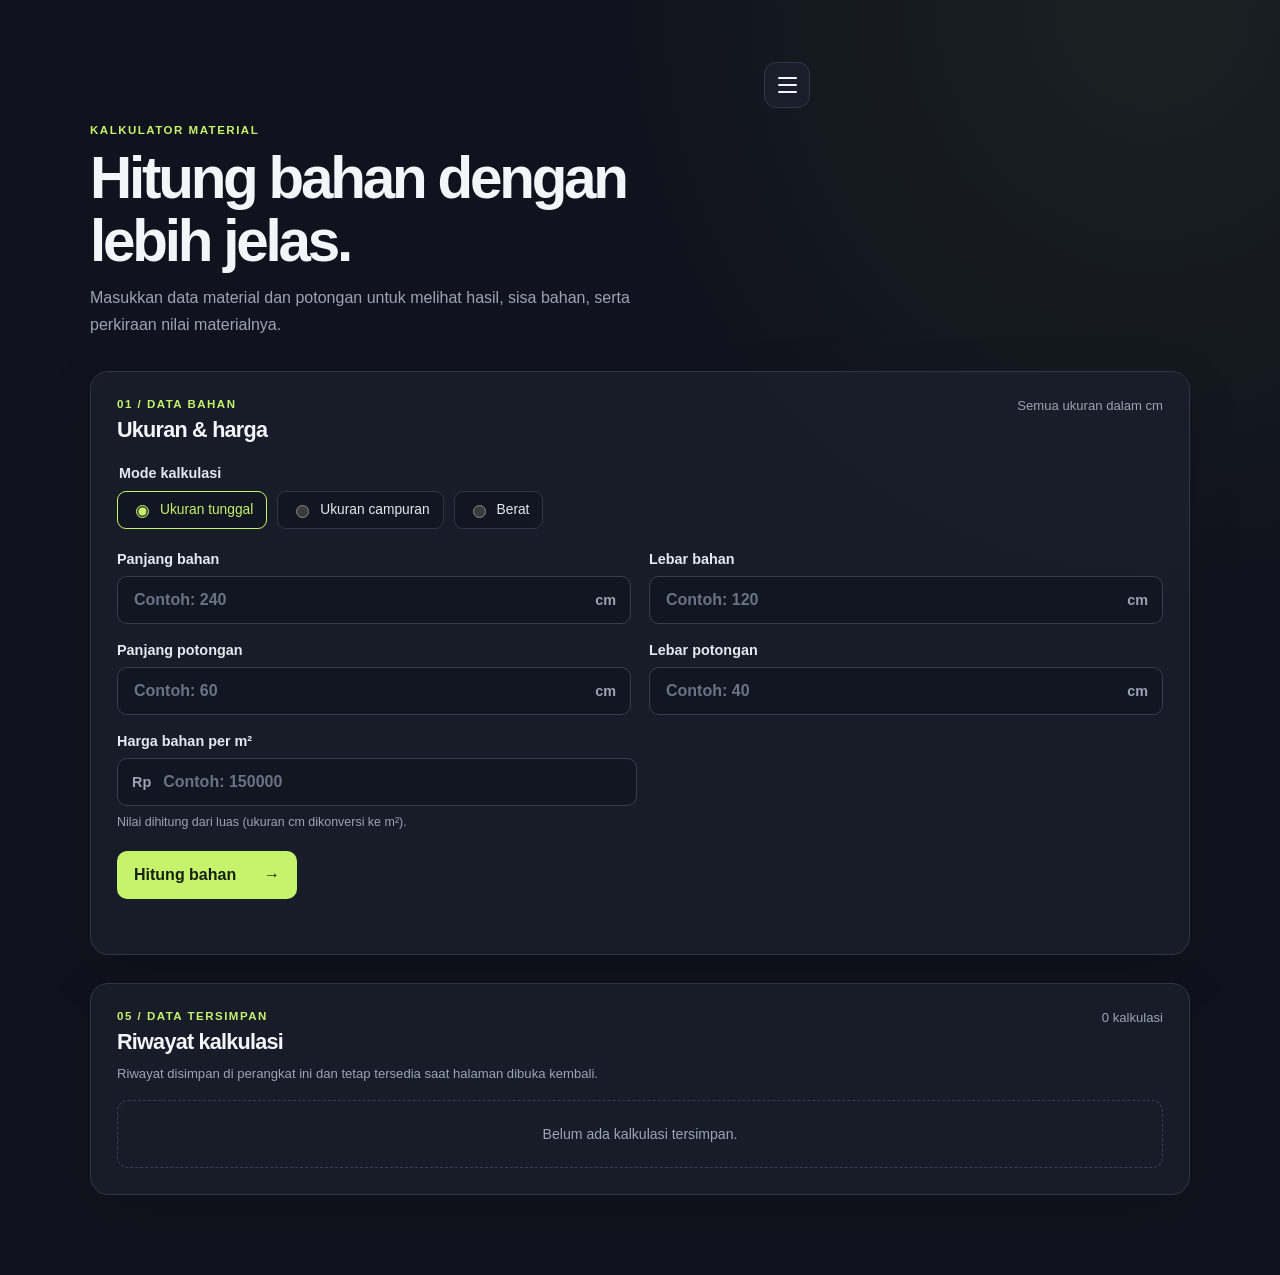
<file: index.html>
<!doctype html>
<html lang="id">
  <head>
    <meta charset="UTF-8" />
    <meta name="viewport" content="width=device-width, initial-scale=1" />
    <meta
      name="description"
      content="Hitung potongan ukuran tunggal atau campuran berdasarkan ukuran maupun berat bahan."
    />
    <meta name="theme-color" content="#10131d" />
    <link rel="manifest" href="manifest.webmanifest" />
    <title>Kalkulator Potong Bahan</title>
    <link rel="stylesheet" href="style.css" />
  </head>
  <body>
    <main class="app-shell">
      <header class="page-header">
        <div class="page-menu-row">
          <button id="installAppButton" class="install-button" type="button" hidden>
            Pasang aplikasi
          </button>
          <div class="page-menu">
            <button
              id="menuToggle"
              class="menu-toggle"
              type="button"
              aria-label="Buka menu navigasi"
              aria-expanded="false"
              aria-controls="pageMenu"
            >
              <span></span>
              <span></span>
              <span></span>
            </button>
            <nav
              id="pageMenu"
              class="page-menu-links"
              aria-label="Navigasi halaman"
              hidden
            >
              <a href="afirstview.html">Beranda</a>
              <a href="index.html" aria-current="page"
                >Kalkulator Potong Bahan</a
              >
              <a href="moneydata.html">Data Keuangan</a>
            </nav>
          </div>
        </div>
        <p class="eyebrow">KALKULATOR MATERIAL</p>
        <h1>Hitung bahan dengan lebih jelas.</h1>
        <p class="intro">
          Masukkan data material dan potongan untuk melihat hasil, sisa bahan,
          serta perkiraan nilai materialnya.
        </p>
      </header>

      <section class="panel input-panel" aria-labelledby="input-title">
        <div class="section-heading">
          <div>
            <p class="eyebrow">01 / DATA BAHAN</p>
            <h2 id="input-title">Ukuran &amp; harga</h2>
          </div>
          <span id="unitNote" class="unit-note">Semua ukuran dalam cm</span>
        </div>

        <form id="calculatorForm">
          <fieldset class="mode-switch">
            <legend>Mode kalkulasi</legend>
            <label>
              <input
                type="radio"
                name="calculationMode"
                value="single"
                checked
              />
              Ukuran tunggal
            </label>
            <label>
              <input type="radio" name="calculationMode" value="multi" />
              Ukuran campuran
            </label>
            <label>
              <input type="radio" name="calculationMode" value="weight" />
              Berat
            </label>
          </fieldset>

          <div class="input-grid">
            <label class="field dimensions-field">
              <span>Panjang bahan</span>
              <span class="input-wrap">
                <input
                  id="panjangBahan"
                  name="panjangBahan"
                  type="number"
                  min="0"
                  step="any"
                  placeholder="Contoh: 240"
                  required
                />
                <span>cm</span>
              </span>
            </label>
            <label class="field dimensions-field">
              <span>Lebar bahan</span>
              <span class="input-wrap">
                <input
                  id="lebarBahan"
                  name="lebarBahan"
                  type="number"
                  min="0"
                  step="any"
                  placeholder="Contoh: 120"
                  required
                />
                <span>cm</span>
              </span>
            </label>
            <label class="field single-size-field">
              <span>Panjang potongan</span>
              <span class="input-wrap">
                <input
                  id="panjangPotong"
                  name="panjangPotong"
                  type="number"
                  min="0"
                  step="any"
                  placeholder="Contoh: 60"
                  required
                />
                <span>cm</span>
              </span>
            </label>
            <label class="field single-size-field">
              <span>Lebar potongan</span>
              <span class="input-wrap">
                <input
                  id="lebarPotong"
                  name="lebarPotong"
                  type="number"
                  min="0"
                  step="any"
                  placeholder="Contoh: 40"
                  required
                />
                <span>cm</span>
              </span>
            </label>
            <label class="field field-price size-price-field">
              <span>Harga bahan per m²</span>
              <span class="input-wrap">
                <span>Rp</span>
                <input
                  id="hargaPerMeter"
                  name="hargaPerMeter"
                  type="number"
                  min="0"
                  step="any"
                  placeholder="Contoh: 150000"
                  required
                />
              </span>
              <span class="field-hint"
                >Nilai dihitung dari luas (ukuran cm dikonversi ke m²).</span
              >
            </label>
          </div>
          <section
            id="multiSizeFields"
            class="mode-fields"
            hidden
            aria-labelledby="multi-size-title"
          >
            <div class="section-heading compact-heading">
              <div>
                <h3 id="multi-size-title">Ukuran potongan</h3>
                <p class="field-hint">
                  Masukkan semua ukuran yang ingin dibuat. Kalkulator mencoba
                  memasukkan tiap ukuran setidaknya sekali, orientasi boleh
                  diputar, lalu mengisi sisa bahan.
                </p>
              </div>
            </div>
            <div id="sizeRows" class="size-rows"></div>
            <button id="addSizeButton" class="secondary-button" type="button">
              + Tambah ukuran
            </button>
            <p class="field-hint">Maksimal 10 jenis ukuran.</p>
          </section>
          <div class="input-grid weight-fields" hidden>
            <label class="field">
              <span>Berat bahan tersedia</span>
              <span class="input-wrap">
                <input
                  id="materialWeight"
                  type="number"
                  min="0"
                  step="any"
                  placeholder="Contoh: 20"
                />
                <span>kg</span>
              </span>
            </label>
            <label class="field">
              <span>Berat per potongan</span>
              <span class="input-wrap">
                <input
                  id="pieceWeight"
                  type="number"
                  min="0"
                  step="any"
                  placeholder="Contoh: 0,5"
                />
                <span>kg</span>
              </span>
            </label>
            <label class="field field-price">
              <span>Harga bahan per kg</span>
              <span class="input-wrap">
                <span>Rp</span>
                <input
                  id="pricePerKg"
                  type="number"
                  min="0"
                  step="any"
                  placeholder="Contoh: 50000"
                />
              </span>
            </label>
          </div>
          <button class="primary-button" type="submit">
            <span>Hitung bahan</span>
            <span aria-hidden="true">→</span>
          </button>
          <p
            id="statusMessage"
            class="status-message"
            role="status"
            aria-live="polite"
          ></p>
        </form>
      </section>

      <section
        id="resultsSection"
        class="results-section"
        aria-labelledby="results-title"
        hidden
      >
        <div class="section-heading results-heading">
          <div>
            <p class="eyebrow">02 / HASIL KALKULASI</p>
            <h2 id="results-title">Ringkasan bahan</h2>
          </div>
          <span id="saveBadge" class="saved-badge">Menunggu penyimpanan</span>
        </div>

        <div class="metric-grid">
          <article class="metric-card metric-primary">
            <span class="metric-label">Jumlah potongan</span>
            <strong id="pieceCount" class="metric-value">—</strong>
            <span class="metric-detail">potongan utuh</span>
          </article>
          <article class="metric-card">
            <span class="metric-label">Luas bahan awal</span>
            <strong id="sheetArea" class="metric-value">—</strong>
            <span id="sheetAreaDetail" class="metric-detail">—</span>
          </article>
          <article class="metric-card">
            <span class="metric-label">Luas terpakai</span>
            <strong id="usedArea" class="metric-value">—</strong>
            <span id="usedAreaDetail" class="metric-detail">—</span>
          </article>
          <article class="metric-card">
            <span class="metric-label">Luas sisa</span>
            <strong id="leftoverArea" class="metric-value">—</strong>
            <span id="leftoverAreaDetail" class="metric-detail">—</span>
          </article>
        </div>
        <div id="multiSummary" class="multi-summary" hidden>
          <h3>Hasil tiap ukuran</h3>
          <div id="multiCounts" class="multi-counts"></div>
          <p class="calculation-note">
            Susunan campuran menggunakan pencarian heuristik dan memprioritaskan
            tiap ukuran yang muat. Hasilnya adalah susunan terbaik yang
            ditemukan, bukan jaminan optimum matematis.
          </p>
          <p id="multiLimitNote" class="calculation-note limit-note" hidden>
            Batas 1.000 potongan tercapai; hasil mungkin belum mencakup semua
            potongan yang bisa dipotong.
          </p>
        </div>
        <section
          id="weightResults"
          class="panel weight-results"
          hidden
          aria-labelledby="weight-results-title"
        >
          <div class="section-heading">
            <div>
              <p class="eyebrow">HASIL BERDASARKAN BERAT</p>
              <h2 id="weight-results-title">Ringkasan berat</h2>
            </div>
          </div>
          <div class="value-grid">
            <div class="value-item">
              <span>Berat bahan tersedia</span
              ><strong id="weightTotal">—</strong>
            </div>
            <div class="value-item">
              <span>Jumlah potongan</span><strong id="weightPieces">—</strong>
            </div>
            <div class="value-item">
              <span>Berat terpakai</span><strong id="weightUsed">—</strong>
            </div>
            <div class="value-item">
              <span>Sisa berat</span><strong id="weightLeftover">—</strong>
            </div>
            <div class="value-item">
              <span>Nilai seluruh bahan</span
              ><strong id="weightSheetValue">—</strong>
            </div>
            <div class="value-item">
              <span>Nilai berat terpakai</span
              ><strong id="weightUsedValue">—</strong>
            </div>
          </div>
        </section>

        <section class="panel value-panel" aria-labelledby="value-title">
          <div class="section-heading">
            <div>
              <p class="eyebrow">03 / NILAI MATERIAL</p>
              <h2 id="value-title">Perkiraan nilai tiap area</h2>
            </div>
            <span id="priceBasis" class="unit-note">Harga per m²</span>
          </div>
          <div class="value-grid">
            <div class="value-item">
              <span>Nilai seluruh bahan</span>
              <strong id="sheetValue">—</strong>
            </div>
            <div class="value-item">
              <span>Nilai area terpakai</span>
              <strong id="usedValue">—</strong>
            </div>
            <div class="value-item">
              <span>Nilai area sisa</span>
              <strong id="leftoverValue">—</strong>
            </div>
            <div class="value-item value-highlight">
              <span>Nilai per potongan</span>
              <strong id="pieceValue">—</strong>
            </div>
          </div>
          <p class="calculation-note">
            Perkiraan nilai berdasarkan luas saja, belum termasuk biaya potong
            atau faktor lain.
          </p>
        </section>

        <section class="panel visual-panel" aria-labelledby="visual-title">
          <div class="section-heading">
            <div>
              <p class="eyebrow">04 / VISUALISASI</p>
              <h2 id="visual-title">Sebelum &amp; sesudah dipotong</h2>
            </div>
          </div>
          <div class="diagram-grid">
            <article class="diagram-card">
              <h3>Sebelum dipotong</h3>
              <p id="beforeDimensions" class="diagram-subtitle"></p>
              <div id="beforeDiagram" class="diagram"></div>
            </article>
            <article class="diagram-card">
              <h3>Susunan setelah dipotong</h3>
              <p id="afterDimensions" class="diagram-subtitle"></p>
              <div id="afterDiagram" class="diagram"></div>
            </article>
          </div>
          <div class="visual-key" aria-label="Keterangan visual">
            <span><i class="key-swatch key-cut"></i>Area potongan utuh</span>
            <span><i class="key-swatch key-leftover"></i>Sisa bahan</span>
            <span><i class="key-swatch key-sheet"></i>Ukuran bahan awal</span>
          </div>
        </section>
      </section>

      <section class="panel history-panel" aria-labelledby="history-title">
        <div class="section-heading">
          <div>
            <p class="eyebrow">05 / DATA TERSIMPAN</p>
            <h2 id="history-title">Riwayat kalkulasi</h2>
          </div>
          <span id="historyCount" class="unit-note">0 kalkulasi</span>
        </div>
        <p class="history-note">
          Riwayat disimpan di perangkat ini dan tetap tersedia saat halaman
          dibuka kembali.
        </p>
        <div id="historyList" class="history-list"></div>
        <p id="emptyHistory" class="empty-state">
          Belum ada kalkulasi tersimpan.
        </p>
      </section>
    </main>
    <script src="app-storage.js"></script>
    <script src="main.js"></script>
    <script src="pwa.js"></script>
  </body>
</html>
</file>
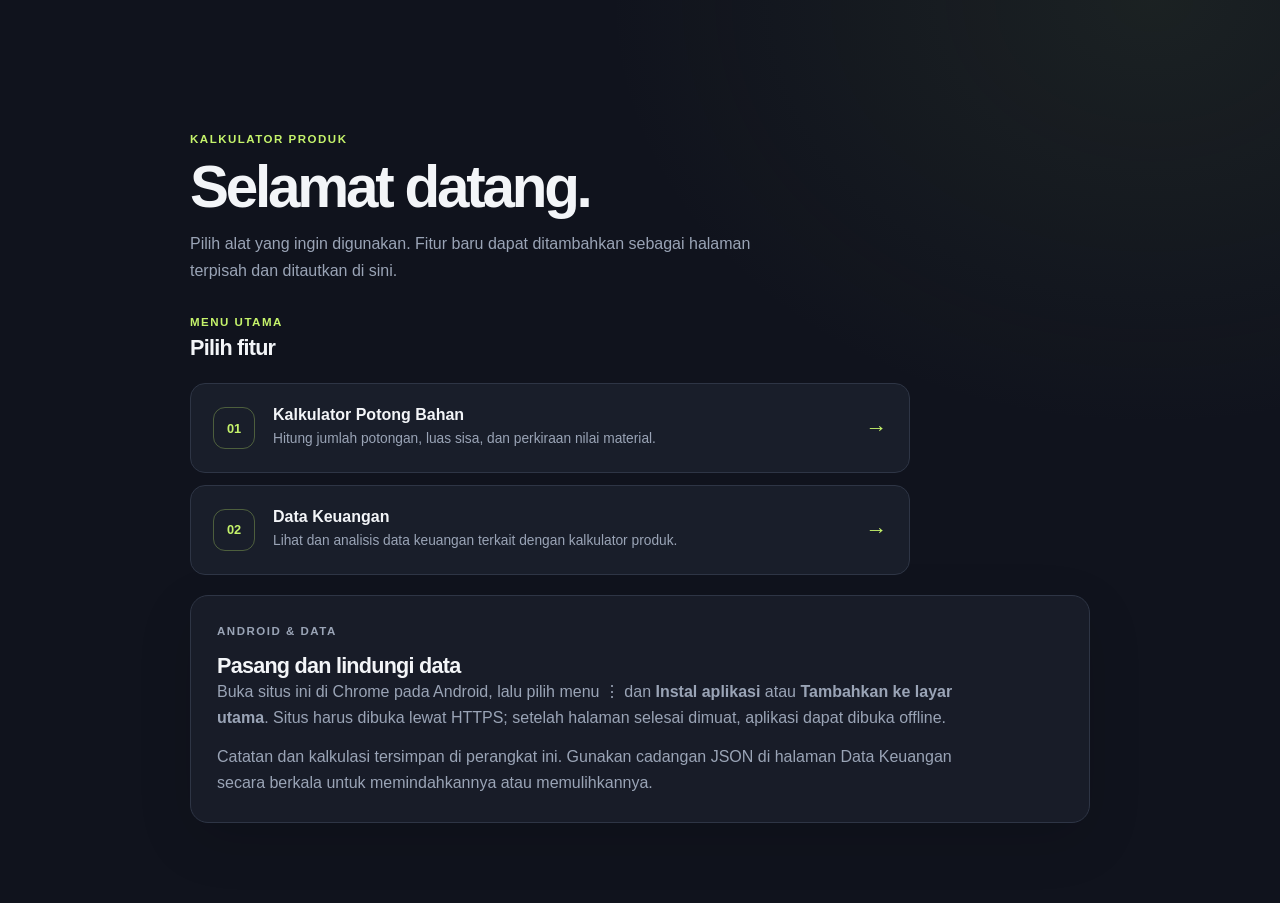
<file: afirstview.html>
<!doctype html>
<html lang="id">
  <head>
    <meta charset="UTF-8" />
    <meta name="viewport" content="width=device-width, initial-scale=1" />
    <meta
      name="description"
      content="Pilih fitur untuk mulai menggunakan aplikasi kalkulator produk."
    />
    <meta name="theme-color" content="#10131d" />
    <link rel="manifest" href="manifest.webmanifest" />
    <title>Beranda | Kalkulator Produk</title>
    <link rel="stylesheet" href="style.css" />
  </head>
  <body>
    <main class="app-shell home-shell">
      <header class="page-header home-header">
        <div class="page-menu-row">
          <button id="installAppButton" class="install-button" type="button" hidden>
            Pasang aplikasi
          </button>
        </div>
        <p class="eyebrow">KALKULATOR PRODUK</p>
        <h1>Selamat datang.</h1>
        <p class="intro">
          Pilih alat yang ingin digunakan. Fitur baru dapat ditambahkan sebagai
          halaman terpisah dan ditautkan di sini.
        </p>
      </header>

      <section class="home-features" aria-labelledby="features-title">
        <div class="section-heading">
          <div>
            <p class="eyebrow">MENU UTAMA</p>
            <h2 id="features-title">Pilih fitur</h2>
          </div>
        </div>

        <div class="home-feature-grid">
          <a class="home-feature-card" href="index.html">
            <span class="home-feature-number" aria-hidden="true">01</span>
            <span class="home-feature-content">
              <strong>Kalkulator Potong Bahan</strong>
              <span>
                Hitung jumlah potongan, luas sisa, dan perkiraan nilai material.
              </span>
            </span>
            <span class="home-feature-arrow" aria-hidden="true">→</span>
          </a>
          <a class="home-feature-card" href="moneydata.html">
            <span class="home-feature-number" aria-hidden="true">02</span>
            <span class="home-feature-content">
              <strong>Data Keuangan</strong>
              <span>
                Lihat dan analisis data keuangan terkait dengan kalkulator
                produk.
              </span>
            </span>
            <span class="home-feature-arrow" aria-hidden="true">→</span>
          </a>
        </div>
      </section>

      <section class="panel install-guide" aria-labelledby="install-title">
        <p class="eyebrow">ANDROID &amp; DATA</p>
        <h2 id="install-title">Pasang dan lindungi data</h2>
        <p>
          Buka situs ini di Chrome pada Android, lalu pilih menu ⋮ dan
          <strong>Instal aplikasi</strong> atau <strong>Tambahkan ke layar utama</strong>.
          Situs harus dibuka lewat HTTPS; setelah halaman selesai dimuat, aplikasi
          dapat dibuka offline.
        </p>
        <p>
          Catatan dan kalkulasi tersimpan di perangkat ini. Gunakan cadangan JSON
          di halaman Data Keuangan secara berkala untuk memindahkannya atau
          memulihkannya.
        </p>
      </section>
    </main>
    <script src="pwa.js"></script>
  </body>
</html>
</file>
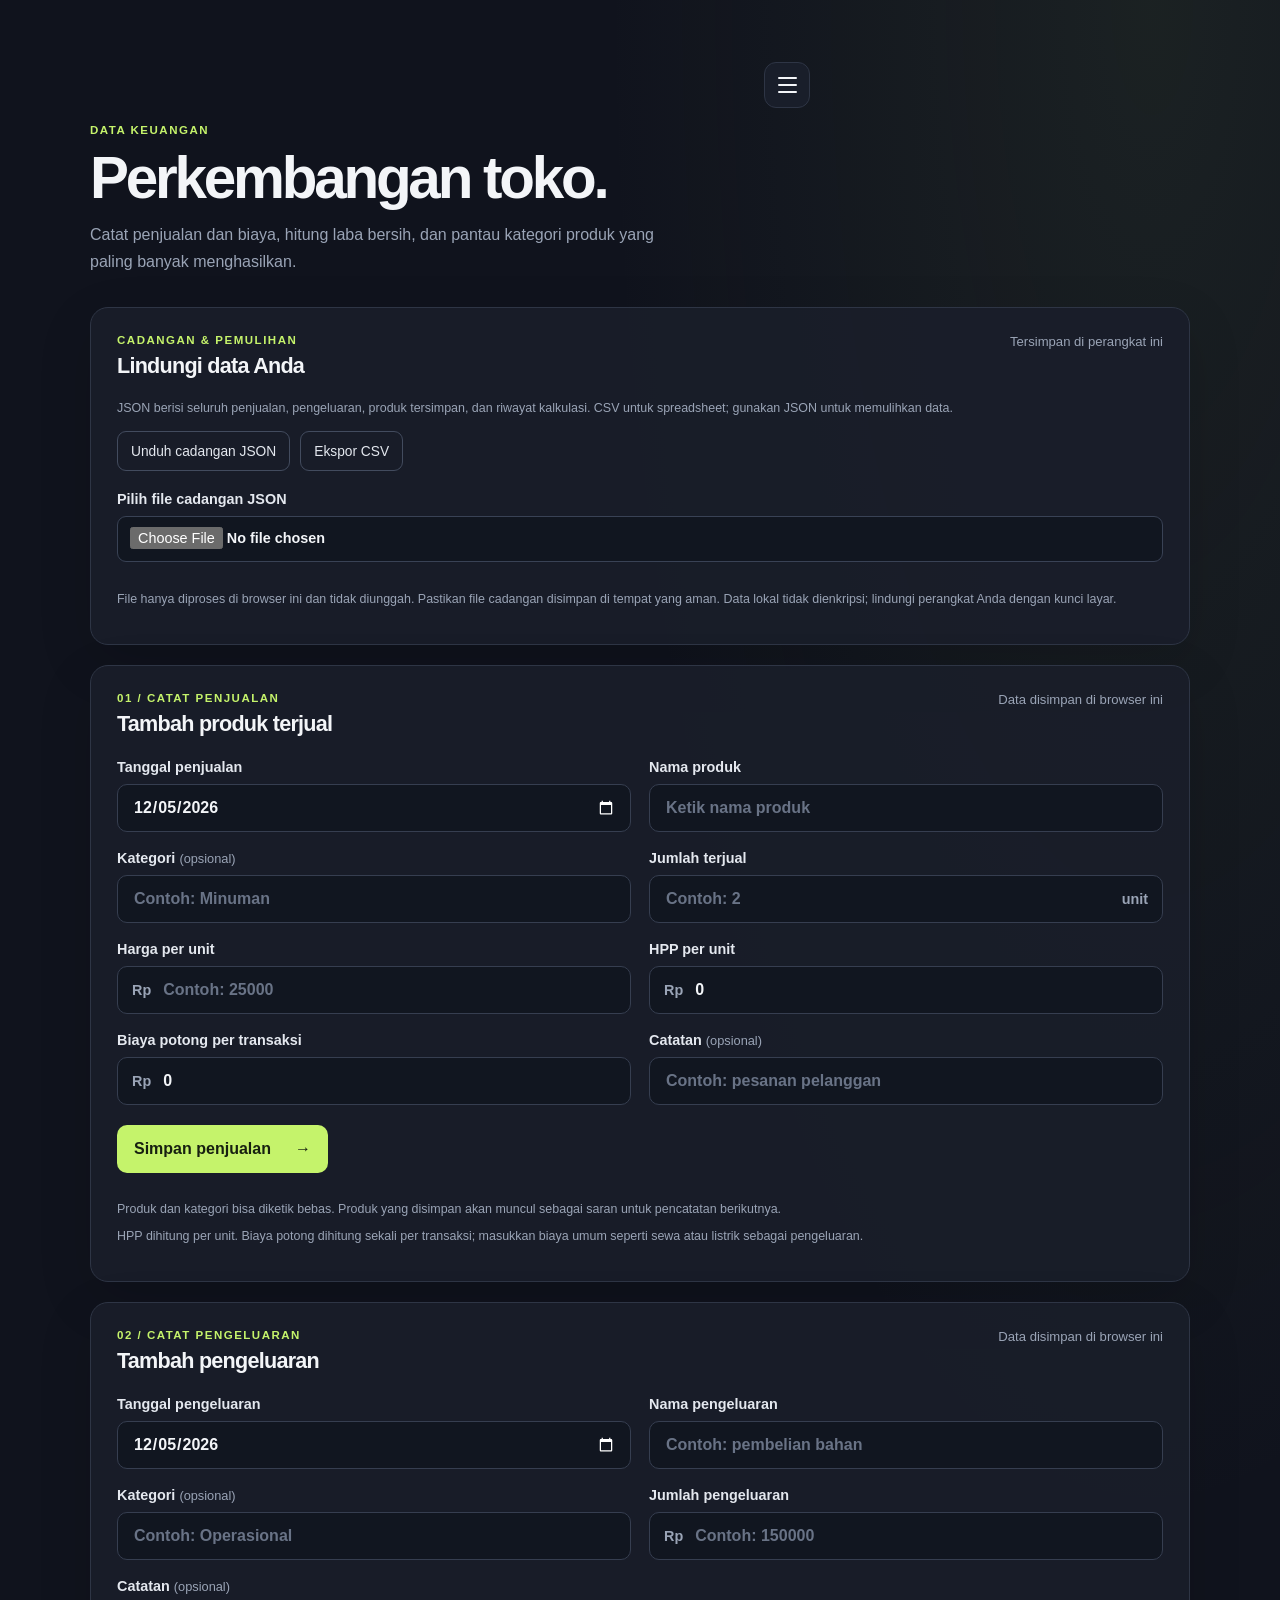
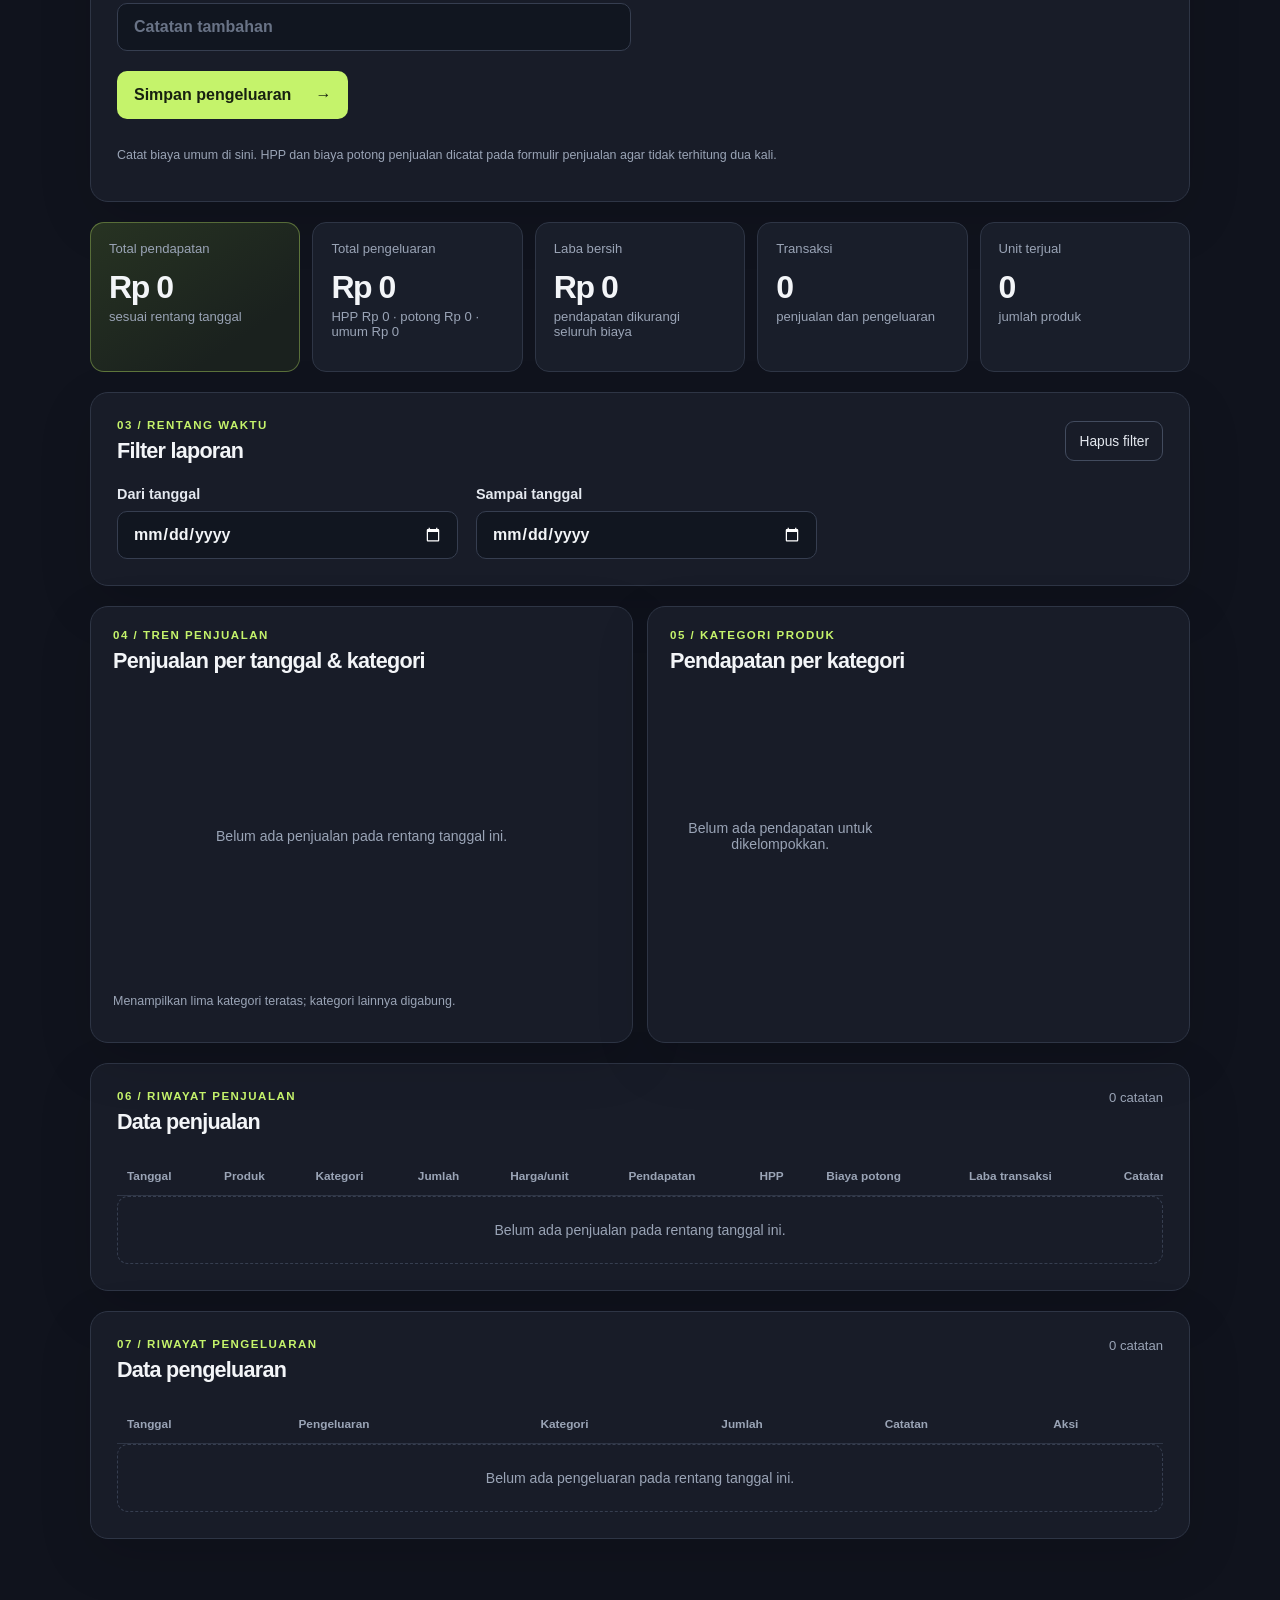
<file: moneydata.html>
<!doctype html>
<html lang="id">
  <head>
    <meta charset="UTF-8" />
    <meta name="viewport" content="width=device-width, initial-scale=1" />
    <meta
      name="description"
      content="Catat penjualan dan biaya, lalu pantau pendapatan serta laba usaha."
    />
    <meta name="theme-color" content="#10131d" />
    <link rel="manifest" href="manifest.webmanifest" />
    <title>Data Keuangan | Kalkulator Produk</title>
    <link rel="stylesheet" href="style.css" />
  </head>
  <body>
    <main class="app-shell finance-shell">
      <header class="page-header">
        <div class="page-menu-row">
          <button id="installAppButton" class="install-button" type="button" hidden>
            Pasang aplikasi
          </button>
          <div class="page-menu">
            <button
              id="menuToggle"
              class="menu-toggle"
              type="button"
              aria-label="Buka menu navigasi"
              aria-expanded="false"
              aria-controls="pageMenu"
            >
              <span></span>
              <span></span>
              <span></span>
            </button>
            <nav
              id="pageMenu"
              class="page-menu-links"
              aria-label="Navigasi halaman"
              hidden
            >
              <a href="afirstview.html">Beranda</a>
              <a href="index.html">Kalkulator Potong Bahan</a>
              <a href="moneydata.html" aria-current="page">Data Keuangan</a>
            </nav>
          </div>
        </div>
        <p class="eyebrow">DATA KEUANGAN</p>
        <h1>Perkembangan toko.</h1>
        <p class="intro">
          Catat penjualan dan biaya, hitung laba bersih, dan pantau kategori
          produk yang paling banyak menghasilkan.
        </p>
      </header>

      <section class="panel backup-panel" aria-labelledby="backup-title">
        <div class="section-heading">
          <div>
            <p class="eyebrow">CADANGAN &amp; PEMULIHAN</p>
            <h2 id="backup-title">Lindungi data Anda</h2>
          </div>
          <span class="unit-note">Tersimpan di perangkat ini</span>
        </div>
        <p class="field-hint">
          JSON berisi seluruh penjualan, pengeluaran, produk tersimpan, dan
          riwayat kalkulasi. CSV untuk spreadsheet; gunakan JSON untuk memulihkan data.
        </p>
        <div class="backup-actions">
          <button id="downloadBackupButton" class="secondary-button" type="button">
            Unduh cadangan JSON
          </button>
          <button id="downloadCsvButton" class="secondary-button" type="button">
            Ekspor CSV
          </button>
        </div>
        <label class="field backup-file-field">
          <span>Pilih file cadangan JSON</span>
          <input id="backupFile" type="file" accept=".json,application/json" />
        </label>
        <div id="backupPreview" class="backup-preview" hidden>
          <p id="backupPreviewSummary"></p>
          <label class="field">
            <span>Cara pemulihan</span>
            <select id="restoreMode">
              <option value="merge">Gabungkan dengan data yang ada</option>
              <option value="replace">Ganti seluruh data yang ada</option>
            </select>
          </label>
          <button id="restoreBackupButton" class="primary-button" type="button" disabled>
            Pulihkan cadangan
          </button>
        </div>
        <p id="backupStatus" class="status-message" role="status" aria-live="polite"></p>
        <p class="field-hint">
          File hanya diproses di browser ini dan tidak diunggah. Pastikan file
          cadangan disimpan di tempat yang aman. Data lokal tidak dienkripsi;
          lindungi perangkat Anda dengan kunci layar.
        </p>
      </section>

      <section class="panel sales-input-panel" aria-labelledby="sale-form-title">
        <div class="section-heading">
          <div>
            <p class="eyebrow">01 / CATAT PENJUALAN</p>
            <h2 id="sale-form-title">Tambah produk terjual</h2>
          </div>
          <span class="unit-note">Data disimpan di browser ini</span>
        </div>

        <!-- Add or remove fields here; keep the saved fields aligned with moneydata-core.js. -->
        <form id="salesForm">
          <div class="sales-form-grid">
            <label class="field">
              <span>Tanggal penjualan</span>
              <span class="input-wrap">
                <input id="saleDate" name="date" type="date" required />
              </span>
            </label>
            <label class="field">
              <span>Nama produk</span>
              <span class="input-wrap">
                <input
                  id="productName"
                  name="product"
                  type="text"
                  list="productSuggestions"
                  placeholder="Ketik nama produk"
                  autocomplete="off"
                  required
                />
              </span>
            </label>
            <label class="field">
              <span>Kategori <span class="optional-note">(opsional)</span></span>
              <span class="input-wrap">
                <input
                  id="productCategory"
                  name="category"
                  type="text"
                  list="categorySuggestions"
                  placeholder="Contoh: Minuman"
                  autocomplete="off"
                />
              </span>
            </label>
            <label class="field">
              <span>Jumlah terjual</span>
              <span class="input-wrap">
                <input
                  id="quantity"
                  name="quantity"
                  type="number"
                  min="0"
                  step="any"
                  placeholder="Contoh: 2"
                  required
                />
                <span>unit</span>
              </span>
            </label>
            <label class="field">
              <span>Harga per unit</span>
              <span class="input-wrap">
                <span>Rp</span>
                <input
                  id="unitPrice"
                  name="unitPrice"
                  type="number"
                  min="0"
                  step="any"
                  placeholder="Contoh: 25000"
                  required
                />
              </span>
            </label>
            <label class="field">
              <span>HPP per unit</span>
              <span class="input-wrap">
                <span>Rp</span>
                <input
                  id="unitCost"
                  name="unitCost"
                  type="number"
                  min="0"
                  step="any"
                  value="0"
                  required
                />
              </span>
            </label>
            <label class="field">
              <span>Biaya potong per transaksi</span>
              <span class="input-wrap">
                <span>Rp</span>
                <input
                  id="cuttingCost"
                  name="cuttingCost"
                  type="number"
                  min="0"
                  step="any"
                  value="0"
                  required
                />
              </span>
            </label>
            <label class="field">
              <span>Catatan <span class="optional-note">(opsional)</span></span>
              <span class="input-wrap">
                <input
                  id="saleNote"
                  name="note"
                  type="text"
                  placeholder="Contoh: pesanan pelanggan"
                />
              </span>
            </label>
          </div>

          <!-- Datalists suggest saved entries but still allow any typed value. -->
          <datalist id="productSuggestions"></datalist>
          <datalist id="categorySuggestions"></datalist>

          <div class="sales-form-actions">
            <button class="primary-button" type="submit">
              <span id="submitLabel">Simpan penjualan</span>
              <span aria-hidden="true">→</span>
            </button>
            <button id="cancelEditButton" class="secondary-button" type="button" hidden>
              Batal edit
            </button>
          </div>
          <p id="salesStatus" class="status-message" role="status" aria-live="polite"></p>
          <p class="field-hint">
            Produk dan kategori bisa diketik bebas. Produk yang disimpan akan
            muncul sebagai saran untuk pencatatan berikutnya.
          </p>
          <p class="field-hint">
            HPP dihitung per unit. Biaya potong dihitung sekali per transaksi;
            masukkan biaya umum seperti sewa atau listrik sebagai pengeluaran.
          </p>
        </form>
      </section>

      <section class="panel expense-input-panel" aria-labelledby="expense-form-title">
        <div class="section-heading">
          <div>
            <p class="eyebrow">02 / CATAT PENGELUARAN</p>
            <h2 id="expense-form-title">Tambah pengeluaran</h2>
          </div>
          <span class="unit-note">Data disimpan di browser ini</span>
        </div>

        <form id="expenseForm">
          <div class="sales-form-grid">
            <label class="field">
              <span>Tanggal pengeluaran</span>
              <span class="input-wrap">
                <input id="expenseDate" name="date" type="date" required />
              </span>
            </label>
            <label class="field">
              <span>Nama pengeluaran</span>
              <span class="input-wrap">
                <input
                  id="expenseDescription"
                  name="description"
                  type="text"
                  placeholder="Contoh: pembelian bahan"
                  required
                />
              </span>
            </label>
            <label class="field">
              <span>Kategori <span class="optional-note">(opsional)</span></span>
              <span class="input-wrap">
                <input
                  id="expenseCategory"
                  name="category"
                  type="text"
                  placeholder="Contoh: Operasional"
                />
              </span>
            </label>
            <label class="field">
              <span>Jumlah pengeluaran</span>
              <span class="input-wrap">
                <span>Rp</span>
                <input
                  id="expenseAmount"
                  name="amount"
                  type="number"
                  min="0"
                  step="any"
                  placeholder="Contoh: 150000"
                  required
                />
              </span>
            </label>
            <label class="field">
              <span>Catatan <span class="optional-note">(opsional)</span></span>
              <span class="input-wrap">
                <input
                  id="expenseNote"
                  name="note"
                  type="text"
                  placeholder="Catatan tambahan"
                />
              </span>
            </label>
          </div>
          <div class="sales-form-actions">
            <button class="primary-button" type="submit">
              <span id="expenseSubmitLabel">Simpan pengeluaran</span>
              <span aria-hidden="true">→</span>
            </button>
            <button id="cancelExpenseEditButton" class="secondary-button" type="button" hidden>
              Batal edit
            </button>
          </div>
          <p id="expenseStatus" class="status-message" role="status" aria-live="polite"></p>
          <p class="field-hint">
            Catat biaya umum di sini. HPP dan biaya potong penjualan dicatat pada
            formulir penjualan agar tidak terhitung dua kali.
          </p>
        </form>
      </section>

      <section class="sales-kpi-grid" aria-label="Ringkasan keuangan">
        <article class="metric-card metric-primary">
          <span class="metric-label">Total pendapatan</span>
          <strong id="totalRevenue" class="metric-value">Rp 0</strong>
          <span class="metric-detail">sesuai rentang tanggal</span>
        </article>
        <article class="metric-card">
          <span class="metric-label">Total pengeluaran</span>
          <strong id="totalExpenses" class="metric-value">Rp 0</strong>
          <span id="expenseBreakdown" class="metric-detail">HPP, potong, dan biaya umum</span>
        </article>
        <article class="metric-card">
          <span class="metric-label">Laba bersih</span>
          <strong id="netBalance" class="metric-value">Rp 0</strong>
          <span class="metric-detail">pendapatan dikurangi seluruh biaya</span>
        </article>
        <article class="metric-card">
          <span class="metric-label">Transaksi</span>
          <strong id="transactionCount" class="metric-value">0</strong>
          <span class="metric-detail">penjualan dan pengeluaran</span>
        </article>
        <article class="metric-card">
          <span class="metric-label">Unit terjual</span>
          <strong id="unitsSold" class="metric-value">0</strong>
          <span class="metric-detail">jumlah produk</span>
        </article>
      </section>

      <section class="panel filter-panel" aria-labelledby="filter-title">
        <div class="section-heading">
          <div>
            <p class="eyebrow">03 / RENTANG WAKTU</p>
            <h2 id="filter-title">Filter laporan</h2>
          </div>
          <button id="clearFiltersButton" class="secondary-button" type="button">
            Hapus filter
          </button>
        </div>
        <!-- These dates filter the summary, table, and both charts together. -->
        <div class="filter-grid">
          <label class="field">
            <span>Dari tanggal</span>
            <span class="input-wrap">
              <input id="filterStart" type="date" />
            </span>
          </label>
          <label class="field">
            <span>Sampai tanggal</span>
            <span class="input-wrap">
              <input id="filterEnd" type="date" />
            </span>
          </label>
        </div>
      </section>

      <section class="sales-charts" aria-label="Grafik pendapatan penjualan">
        <article class="panel sales-chart-panel" aria-labelledby="line-title">
          <div class="section-heading">
            <div>
              <p class="eyebrow">04 / TREN PENJUALAN</p>
              <h2 id="line-title">Penjualan per tanggal &amp; kategori</h2>
            </div>
          </div>
          <!-- moneydata.js draws total sales and up to five categories plus Lainnya. -->
          <div id="lineChart" class="chart-container"></div>
          <div id="lineLegend" class="line-chart-legend" aria-label="Keterangan grafik garis"></div>
          <p class="field-hint">Menampilkan lima kategori teratas; kategori lainnya digabung.</p>
        </article>
        <article class="panel sales-chart-panel" aria-labelledby="pie-title">
          <div class="section-heading">
            <div>
              <p class="eyebrow">05 / KATEGORI PRODUK</p>
              <h2 id="pie-title">Pendapatan per kategori</h2>
            </div>
          </div>
          <!-- The five largest categories are shown separately; remaining categories are grouped. -->
          <div class="pie-chart-layout">
            <div id="pieChart" class="pie-chart"></div>
            <div id="pieLegend" class="chart-legend"></div>
          </div>
        </article>
      </section>

      <section class="panel sales-table-panel" aria-labelledby="table-title">
        <div class="section-heading">
          <div>
            <p class="eyebrow">06 / RIWAYAT PENJUALAN</p>
            <h2 id="table-title">Data penjualan</h2>
          </div>
          <span id="tableCount" class="unit-note">0 catatan</span>
        </div>
        <div class="sales-table-wrap">
          <table id="salesTable" class="sales-table">
            <thead>
              <tr>
                <th scope="col">Tanggal</th>
                <th scope="col">Produk</th>
                <th scope="col">Kategori</th>
                <th scope="col">Jumlah</th>
                <th scope="col">Harga/unit</th>
                <th scope="col">Pendapatan</th>
                <th scope="col">HPP</th>
                <th scope="col">Biaya potong</th>
                <th scope="col">Laba transaksi</th>
                <th scope="col">Catatan</th>
                <th scope="col">Aksi</th>
              </tr>
            </thead>
            <!-- Sales rows are created in moneydata.js; user text is never parsed as HTML. -->
            <tbody id="data-table-body"></tbody>
          </table>
        </div>
        <p id="emptySales" class="empty-state" hidden>
          Belum ada penjualan pada rentang tanggal ini.
        </p>
      </section>

      <section class="panel sales-table-panel" aria-labelledby="expense-table-title">
        <div class="section-heading">
          <div>
            <p class="eyebrow">07 / RIWAYAT PENGELUARAN</p>
            <h2 id="expense-table-title">Data pengeluaran</h2>
          </div>
          <span id="expenseTableCount" class="unit-note">0 catatan</span>
        </div>
        <div class="sales-table-wrap">
          <table class="sales-table">
            <thead>
              <tr>
                <th scope="col">Tanggal</th>
                <th scope="col">Pengeluaran</th>
                <th scope="col">Kategori</th>
                <th scope="col">Jumlah</th>
                <th scope="col">Catatan</th>
                <th scope="col">Aksi</th>
              </tr>
            </thead>
            <tbody id="expense-table-body"></tbody>
          </table>
        </div>
        <p id="emptyExpenses" class="empty-state" hidden>
          Belum ada pengeluaran pada rentang tanggal ini.
        </p>
      </section>
    </main>
    <script src="app-storage.js"></script>
    <script src="moneydata-core.js"></script>
    <script src="moneydata.js"></script>
    <script src="backup.js"></script>
    <script src="pwa.js"></script>
  </body>
</html>
</file>
<file: style.css>
:root {
  color-scheme: dark;
  font-family: "Segoe UI", Arial, sans-serif;
  background: #10131d;
  color: #f3f5f8;
  font-synthesis: none;
  text-rendering: optimizeLegibility;
  --surface: #191e2a;
  --surface-soft: #202635;
  --line: #2e3545;
  --muted: #9aa4b6;
  --lime: #c5f36b;
  --green: #73d6a1;
  --orange: #f7b867;
}

* {
  box-sizing: border-box;
}

body {
  min-width: 320px;
  min-height: 100vh;
  margin: 0;
  background:
    radial-gradient(ellipse at 90% 0%, rgb(101 127 73 / 13%), transparent 34rem),
    #10131d;
}

button,
input {
  font: inherit;
}

.app-shell {
  width: min(100% - 40px, 1100px);
  margin: 0 auto;
  padding: 62px 0 80px;
}

.home-shell {
  max-width: 900px;
  padding-top: clamp(64px, 13vh, 132px);
}

.home-header {
  margin-bottom: 42px;
}

.home-features {
  max-width: 720px;
}

.home-feature-grid {
  display: grid;
  gap: 12px;
}

.home-feature-card {
  display: grid;
  grid-template-columns: auto 1fr auto;
  align-items: center;
  gap: 18px;
  padding: 22px;
  border: 1px solid var(--line);
  border-radius: 15px;
  background: var(--surface);
  color: inherit;
  text-decoration: none;
  transition: border-color 150ms ease, transform 150ms ease, background 150ms ease;
}

.home-feature-card:hover {
  transform: translateY(-2px);
  border-color: rgb(197 243 107 / 55%);
  background: var(--surface-soft);
}

.home-feature-card:focus-visible {
  outline: 3px solid var(--lime);
  outline-offset: 3px;
}

.home-feature-number {
  display: grid;
  width: 42px;
  height: 42px;
  place-items: center;
  border: 1px solid rgb(197 243 107 / 30%);
  border-radius: 12px;
  color: var(--lime);
  font-size: 0.8rem;
  font-weight: 700;
}

.home-feature-content {
  display: grid;
  gap: 5px;
}

.home-feature-content strong {
  font-size: 1rem;
}

.home-feature-content > span {
  color: var(--muted);
  font-size: 0.86rem;
  line-height: 1.5;
}

.home-feature-arrow {
  color: var(--lime);
  font-size: 1.35rem;
}

.page-menu-row {
  display: flex;
  justify-content: flex-end;
  gap: 10px;
  margin-bottom: 16px;
}

.page-menu {
  position: relative;
}

.menu-toggle {
  display: grid;
  width: 46px;
  height: 46px;
  align-content: center;
  justify-items: center;
  gap: 5px;
  padding: 0;
  border: 1px solid var(--line);
  border-radius: 12px;
  background: var(--surface);
  color: #f3f5f8;
  cursor: pointer;
}

.menu-toggle:hover {
  border-color: rgb(197 243 107 / 55%);
}

.menu-toggle:focus-visible,
.page-menu-links a:focus-visible {
  outline: 3px solid var(--lime);
  outline-offset: 3px;
}

.menu-toggle span {
  width: 19px;
  height: 2px;
  border-radius: 2px;
  background: currentColor;
}

.page-menu-links {
  position: absolute;
  z-index: 2;
  top: calc(100% + 8px);
  right: 0;
  display: grid;
  width: max-content;
  min-width: 220px;
  gap: 4px;
  padding: 7px;
  border: 1px solid var(--line);
  border-radius: 12px;
  background: var(--surface);
  box-shadow: 0 14px 35px rgb(0 0 0 / 28%);
}

.page-menu-links a {
  padding: 10px 12px;
  border-radius: 8px;
  color: #f3f5f8;
  font-size: 0.88rem;
  text-decoration: none;
}

.page-menu-links a:hover,
.page-menu-links a[aria-current="page"] {
  background: var(--surface-soft);
  color: var(--lime);
}

.page-header {
  max-width: 720px;
  margin-bottom: 32px;
}

.eyebrow {
  margin: 0 0 10px;
  color: var(--lime);
  font-size: 0.72rem;
  font-weight: 700;
  letter-spacing: 0.13em;
}

h1,
h2,
h3,
p {
  margin-top: 0;
}

h1,
h2,
h3 {
  font-family: "Segoe UI", Arial, sans-serif;
}

h1 {
  max-width: 650px;
  margin-bottom: 12px;
  font-size: clamp(2.2rem, 5vw, 3.65rem);
  letter-spacing: -0.055em;
  line-height: 1.08;
}

.intro {
  max-width: 610px;
  margin-bottom: 0;
  color: var(--muted);
  font-size: 1rem;
  line-height: 1.7;
}

.panel {
  margin-top: 20px;
  padding: 26px;
  border: 1px solid var(--line);
  border-radius: 18px;
  background: rgb(25 30 42 / 92%);
  box-shadow: 0 18px 55px rgb(0 0 0 / 12%);
}

.input-panel {
  margin-top: 0;
}

.section-heading {
  display: flex;
  align-items: flex-start;
  justify-content: space-between;
  gap: 16px;
  margin-bottom: 22px;
}

.section-heading .eyebrow {
  margin-bottom: 7px;
}

h2 {
  margin-bottom: 0;
  font-size: 1.35rem;
  letter-spacing: -0.035em;
}

.unit-note,
.saved-badge {
  color: var(--muted);
  font-size: 0.82rem;
}

.saved-badge {
  padding: 7px 10px;
  border: 1px solid rgb(115 214 161 / 25%);
  border-radius: 999px;
  color: var(--green);
  white-space: nowrap;
}

.saved-badge.is-error {
  border-color: rgb(255 154 154 / 28%);
  color: #ff9a9a;
}

.input-grid {
  display: grid;
  grid-template-columns: repeat(2, minmax(0, 1fr));
  gap: 18px;
}

.mode-switch {
  display: flex;
  flex-wrap: wrap;
  gap: 10px;
  margin: 0 0 22px;
  padding: 0;
  border: 0;
}

.mode-switch legend {
  flex-basis: 100%;
  margin-bottom: 10px;
  color: #e4e8ef;
  font-size: 0.9rem;
  font-weight: 600;
}

.mode-switch label {
  display: inline-flex;
  align-items: center;
  gap: 8px;
  padding: 10px 13px;
  border: 1px solid var(--line);
  border-radius: 9px;
  background: #111620;
  color: #e4e8ef;
  cursor: pointer;
  font-size: 0.86rem;
}

.mode-switch label.is-selected {
  border-color: var(--lime);
  color: var(--lime);
}

.mode-switch input {
  accent-color: var(--lime);
}

.mode-fields {
  margin-top: 24px;
}

.compact-heading {
  margin-bottom: 14px;
}

.compact-heading h3,
.multi-summary h3 {
  margin: 0 0 7px;
  font-size: 1rem;
}

.compact-heading .field-hint {
  display: block;
  max-width: 600px;
  line-height: 1.5;
}

.size-rows {
  display: grid;
  gap: 12px;
  margin-bottom: 12px;
}

.size-row {
  display: grid;
  grid-template-columns: minmax(0, 1fr) minmax(0, 1fr) auto;
  align-items: end;
  gap: 12px;
  padding: 15px;
  border: 1px solid var(--line);
  border-radius: 12px;
  background: #141923;
}

.size-row .field {
  font-size: 0.82rem;
}

.secondary-button {
  min-height: 40px;
  padding: 0 13px;
  border: 1px solid #424b5e;
  border-radius: 9px;
  background: transparent;
  color: #e4e8ef;
  cursor: pointer;
  font-size: 0.86rem;
}

.secondary-button:hover {
  border-color: var(--lime);
  color: var(--lime);
}

.install-button {
  min-height: 40px;
  padding: 0 13px;
  border: 1px solid rgb(197 243 107 / 45%);
  border-radius: 9px;
  background: var(--surface);
  color: var(--lime);
  cursor: pointer;
  font-size: 0.86rem;
  font-weight: 600;
}

.install-button:hover {
  border-color: var(--lime);
  background: var(--surface-soft);
}

.install-button:focus-visible,
.backup-panel button:focus-visible,
.backup-panel select:focus-visible {
  outline: 3px solid var(--lime);
  outline-offset: 3px;
}

button:disabled {
  cursor: not-allowed;
  opacity: 0.58;
}

.backup-actions {
  display: flex;
  flex-wrap: wrap;
  gap: 10px;
  margin: 16px 0;
}

.backup-file-field {
  margin-top: 20px;
}

.backup-file-field input,
.backup-preview select {
  width: 100%;
  min-height: 46px;
  padding: 10px 12px;
  border: 1px solid #394255;
  border-radius: 9px;
  background: #111620;
  color: #f3f5f8;
}

.backup-preview {
  display: grid;
  gap: 14px;
  margin-top: 18px;
  padding: 16px;
  border: 1px solid var(--line);
  border-radius: 12px;
  background: #141923;
}

.backup-preview p {
  margin: 0;
  color: #e4e8ef;
}

.install-guide p {
  max-width: 760px;
  margin-bottom: 12px;
  color: var(--muted);
  line-height: 1.65;
}

.install-guide p:last-child {
  margin-bottom: 0;
}

.remove-size {
  width: 40px;
  height: 48px;
  border: 1px solid #424b5e;
  border-radius: 9px;
  background: transparent;
  color: #cad0dc;
  cursor: pointer;
  font-size: 1.1rem;
}

.remove-size:hover {
  border-color: #ff9a9a;
  color: #ff9a9a;
}

.multi-summary {
  margin-top: 16px;
  padding: 20px;
  border: 1px solid var(--line);
  border-radius: 14px;
  background: var(--surface);
}

.multi-counts {
  display: grid;
  gap: 8px;
}

.multi-count-row {
  display: flex;
  justify-content: space-between;
  gap: 12px;
  padding: 11px 13px;
  border-radius: 9px;
  background: var(--surface-soft);
  color: var(--muted);
}

.multi-count-row strong {
  color: #f3f5f8;
  white-space: nowrap;
}

.weight-results {
  margin-top: 18px;
}

.field {
  display: flex;
  min-width: 0;
  flex-direction: column;
  gap: 9px;
  color: #e4e8ef;
  font-size: 0.9rem;
  font-weight: 600;
}

.field-price {
  grid-column: 1 / -1;
  max-width: 520px;
}

.input-wrap {
  display: flex;
  height: 48px;
  align-items: center;
  gap: 10px;
  padding: 0 14px;
  border: 1px solid #363e50;
  border-radius: 10px;
  background: #111620;
  color: var(--muted);
}

.input-wrap:focus-within {
  border-color: var(--lime);
  box-shadow: 0 0 0 3px rgb(197 243 107 / 10%);
}

.input-wrap input {
  width: 100%;
  min-width: 0;
  height: 100%;
  border: 0;
  outline: 0;
  background: transparent;
  color: #f3f5f8;
  font-size: 1rem;
}

.input-wrap input::placeholder {
  color: #697386;
}

.input-wrap input::-webkit-inner-spin-button,
.input-wrap input::-webkit-outer-spin-button {
  margin: 0;
  appearance: none;
}

.field-hint {
  color: var(--muted);
  font-size: 0.78rem;
  font-weight: 400;
}

.primary-button {
  display: flex;
  min-width: 180px;
  min-height: 48px;
  align-items: center;
  justify-content: space-between;
  gap: 24px;
  margin-top: 22px;
  padding: 0 17px;
  border: 0;
  border-radius: 10px;
  background: var(--lime);
  color: #172010;
  cursor: pointer;
  font-weight: 700;
  transition: background 150ms ease, transform 150ms ease;
}

.primary-button:hover {
  transform: translateY(-1px);
  background: #d3ff80;
}

.primary-button:focus-visible,
.delete-entry:focus-visible {
  outline: 3px solid #fff;
  outline-offset: 3px;
}

.status-message {
  min-height: 1.25em;
  margin: 12px 0 0;
  color: var(--green);
  font-size: 0.86rem;
}

.status-message.is-error {
  color: #ff9a9a;
}

.results-section {
  margin-top: 38px;
}

.results-heading {
  align-items: center;
  margin-bottom: 16px;
}

.metric-grid {
  display: grid;
  grid-template-columns: repeat(4, minmax(0, 1fr));
  gap: 12px;
}

.metric-card {
  display: flex;
  min-height: 140px;
  flex-direction: column;
  align-items: flex-start;
  padding: 18px;
  border: 1px solid var(--line);
  border-radius: 14px;
  background: var(--surface);
}

.metric-primary {
  border-color: rgb(197 243 107 / 35%);
  background: linear-gradient(145deg, #273322, #1a211e 75%);
}

.metric-label,
.metric-detail {
  color: var(--muted);
  font-size: 0.82rem;
}

.metric-value {
  margin: 13px 0 3px;
  font-family: Manrope, sans-serif;
  font-size: clamp(1.45rem, 3vw, 2rem);
  letter-spacing: -0.045em;
}

.value-grid {
  display: grid;
  grid-template-columns: repeat(2, minmax(0, 1fr));
  gap: 10px;
}

.value-item {
  display: flex;
  min-height: 76px;
  align-items: center;
  justify-content: space-between;
  gap: 16px;
  padding: 14px 16px;
  border: 1px solid var(--line);
  border-radius: 11px;
  background: var(--surface-soft);
  color: var(--muted);
  font-size: 0.9rem;
}

.value-item strong {
  color: #f3f5f8;
  font-size: 1rem;
  text-align: right;
  white-space: nowrap;
}

.value-highlight {
  border-color: rgb(197 243 107 / 28%);
  background: rgb(197 243 107 / 7%);
}

.value-highlight strong {
  color: var(--lime);
}

.calculation-note,
.history-note {
  margin: 16px 0 0;
  color: var(--muted);
  font-size: 0.82rem;
  line-height: 1.6;
}

.limit-note {
  color: #ff9a9a;
}

.diagram-grid {
  display: grid;
  grid-template-columns: repeat(2, minmax(0, 1fr));
  gap: 14px;
}

.diagram-card {
  min-width: 0;
  padding: 18px;
  border: 1px solid var(--line);
  border-radius: 13px;
  background: #141923;
}

.diagram-card h3 {
  margin-bottom: 4px;
  font-size: 1rem;
}

.diagram-subtitle {
  margin-bottom: 5px;
  color: var(--muted);
  font-size: 0.78rem;
}

.diagram {
  display: flex;
  min-height: 210px;
  align-items: center;
  justify-content: center;
  overflow: hidden;
}

.diagram svg {
  display: block;
  width: 100%;
  max-height: 230px;
  overflow: visible;
}

.visual-key {
  display: flex;
  flex-wrap: wrap;
  gap: 12px 22px;
  margin-top: 17px;
  color: var(--muted);
  font-size: 0.82rem;
}

.visual-key span {
  display: inline-flex;
  align-items: center;
  gap: 8px;
}

.key-swatch {
  display: inline-block;
  width: 12px;
  height: 12px;
  border-radius: 3px;
}

.key-cut {
  background: var(--green);
}

.key-leftover {
  background: var(--orange);
}

.key-sheet {
  border: 1px solid #8892a6;
  background: transparent;
}

.history-panel {
  margin-top: 28px;
}

.history-panel .section-heading {
  margin-bottom: 8px;
}

.history-note {
  margin: 0 0 16px;
}

.history-list {
  display: grid;
  gap: 10px;
}

.history-entry {
  display: flex;
  align-items: center;
  justify-content: space-between;
  gap: 18px;
  padding: 15px 16px;
  border: 1px solid var(--line);
  border-radius: 11px;
  background: #141923;
}

.history-entry-main {
  min-width: 0;
}

.history-entry-title {
  margin-bottom: 4px;
  color: #edf0f5;
  font-weight: 600;
}

.history-entry-detail,
.history-entry-date {
  margin-bottom: 0;
  color: var(--muted);
  font-size: 0.8rem;
  line-height: 1.5;
}

.history-entry-side {
  display: flex;
  flex-shrink: 0;
  align-items: center;
  gap: 14px;
}

.history-entry-value {
  color: var(--lime);
  font-weight: 700;
  text-align: right;
}

.delete-entry {
  padding: 7px 10px;
  border: 1px solid #424b5e;
  border-radius: 8px;
  background: transparent;
  color: #cad0dc;
  cursor: pointer;
  font-size: 0.78rem;
}

.delete-entry:hover {
  border-color: #ff9a9a;
  color: #ff9a9a;
}

.empty-state {
  margin: 0;
  padding: 25px 16px;
  border: 1px dashed #363e50;
  border-radius: 11px;
  color: var(--muted);
  font-size: 0.88rem;
  text-align: center;
}

/* Layout for the sales ledger, date filters, and charts on moneydata.html. */
.finance-shell {
  max-width: 1180px;
}

.sales-form-grid,
.filter-grid {
  display: grid;
  grid-template-columns: repeat(2, minmax(0, 1fr));
  gap: 18px;
}

.optional-note {
  color: var(--muted);
  font-size: 0.8rem;
  font-weight: 400;
}

.sales-form-actions {
  display: flex;
  flex-wrap: wrap;
  align-items: center;
  gap: 10px;
}

.sales-form-actions .primary-button {
  margin-top: 20px;
}

.sales-form-actions .secondary-button {
  margin-top: 20px;
}

.sales-kpi-grid {
  display: grid;
  grid-template-columns: repeat(5, minmax(0, 1fr));
  gap: 12px;
  margin-top: 20px;
}

.sales-kpi-grid .metric-card {
  min-height: 150px;
}

.sales-kpi-grid .metric-value {
  overflow-wrap: anywhere;
}

#salesTable {
  min-width: 1160px;
}

.filter-panel {
  margin-top: 20px;
}

.filter-panel .section-heading {
  align-items: center;
}

.filter-grid {
  max-width: 700px;
}

.sales-charts {
  display: grid;
  grid-template-columns: repeat(2, minmax(0, 1fr));
  gap: 14px;
  margin-top: 20px;
}

.sales-chart-panel {
  min-width: 0;
  margin-top: 0;
  padding: 22px;
}

.sales-chart-panel .section-heading {
  margin-bottom: 12px;
}

.chart-container {
  display: flex;
  min-height: 300px;
  align-items: center;
  justify-content: center;
  overflow: hidden;
}

.chart-container svg {
  display: block;
  width: 100%;
  overflow: visible;
}

.chart-container svg text,
.pie-chart svg text {
  font-family: "Segoe UI", Arial, sans-serif;
}

.chart-empty {
  margin: 0;
  color: var(--muted);
  font-size: 0.88rem;
  text-align: center;
}

.pie-chart-layout {
  display: grid;
  min-height: 300px;
  grid-template-columns: minmax(160px, 1fr) minmax(145px, 1.2fr);
  align-items: center;
  gap: 12px;
}

.pie-chart {
  display: grid;
  min-width: 0;
  min-height: 250px;
  place-items: center;
}

.pie-chart svg {
  display: block;
  width: min(100%, 300px);
}

.chart-legend {
  display: grid;
  gap: 10px;
}

.chart-legend-item {
  display: grid;
  grid-template-columns: 12px minmax(0, 1fr);
  align-items: start;
  gap: 4px 8px;
  color: var(--muted);
  font-size: 0.78rem;
}

.chart-swatch {
  width: 11px;
  height: 11px;
  margin-top: 3px;
  border-radius: 3px;
}

.chart-legend-name {
  overflow-wrap: anywhere;
}

.chart-legend-amount {
  grid-column: 2;
  color: #f3f5f8;
  font-size: 0.78rem;
  font-weight: 600;
}

.line-chart-legend {
  display: flex;
  flex-wrap: wrap;
  gap: 10px 18px;
  margin-top: 8px;
}

.line-legend-item {
  display: inline-flex;
  align-items: center;
  gap: 7px;
  color: var(--muted);
  font-size: 0.78rem;
}

.line-legend-swatch {
  width: 18px;
  height: 3px;
  flex: 0 0 auto;
  border-radius: 2px;
}

.sales-table-panel {
  margin-top: 20px;
}

.sales-table-wrap {
  overflow-x: auto;
}

.sales-table {
  width: 100%;
  min-width: 900px;
  border-collapse: collapse;
  font-size: 0.84rem;
  text-align: left;
}

.sales-table th,
.sales-table td {
  padding: 12px 10px;
  border-bottom: 1px solid var(--line);
  vertical-align: top;
}

.sales-table th {
  color: var(--muted);
  font-size: 0.74rem;
  font-weight: 600;
  white-space: nowrap;
}

.sales-table td {
  color: #e4e8ef;
}

.sales-table tbody tr:hover {
  background: rgb(255 255 255 / 2%);
}

.sales-actions {
  display: flex;
  gap: 6px;
}

.sales-action-button {
  padding: 6px 8px;
  border: 1px solid #424b5e;
  border-radius: 7px;
  background: transparent;
  color: #cad0dc;
  cursor: pointer;
  font-size: 0.75rem;
}

.sales-action-button:hover {
  border-color: var(--lime);
  color: var(--lime);
}

.sales-action-button[data-action="delete"]:hover {
  border-color: #ff9a9a;
  color: #ff9a9a;
}

.sales-action-button:focus-visible,
.secondary-button:focus-visible {
  outline: 3px solid var(--lime);
  outline-offset: 3px;
}

[hidden] {
  display: none !important;
}

@media (max-width: 760px) {
  .app-shell {
    width: min(100% - 28px, 580px);
    padding-top: 38px;
  }

  .metric-grid {
    grid-template-columns: repeat(2, minmax(0, 1fr));
  }

  .diagram-grid {
    grid-template-columns: 1fr;
  }

  .sales-charts {
    grid-template-columns: 1fr;
  }

  .sales-kpi-grid {
    grid-template-columns: repeat(2, minmax(0, 1fr));
  }
}

@media (max-width: 480px) {
  .app-shell {
    width: min(100% - 22px, 420px);
  }

  .home-feature-card {
    gap: 12px;
    padding: 17px;
  }

  .panel {
    padding: 19px;
    border-radius: 15px;
  }

  .input-grid,
  .value-grid,
  .sales-form-grid,
  .filter-grid {
    grid-template-columns: 1fr;
  }

  .sales-kpi-grid {
    grid-template-columns: 1fr;
  }

  .pie-chart-layout {
    grid-template-columns: minmax(0, 1fr);
  }

  .chart-legend {
    grid-template-columns: repeat(2, minmax(0, 1fr));
  }

  .field-price {
    grid-column: auto;
  }

  .size-row {
    grid-template-columns: 1fr 1fr;
  }

  .remove-size {
    grid-column: 1 / -1;
    width: 100%;
    height: 40px;
  }

  .unit-note,
  .saved-badge {
    font-size: 0.73rem;
    text-align: right;
  }

  .results-heading {
    align-items: flex-start;
  }

  .history-entry {
    align-items: flex-start;
    flex-direction: column;
  }

  .history-entry-side {
    width: 100%;
    justify-content: space-between;
  }
}
</file>
